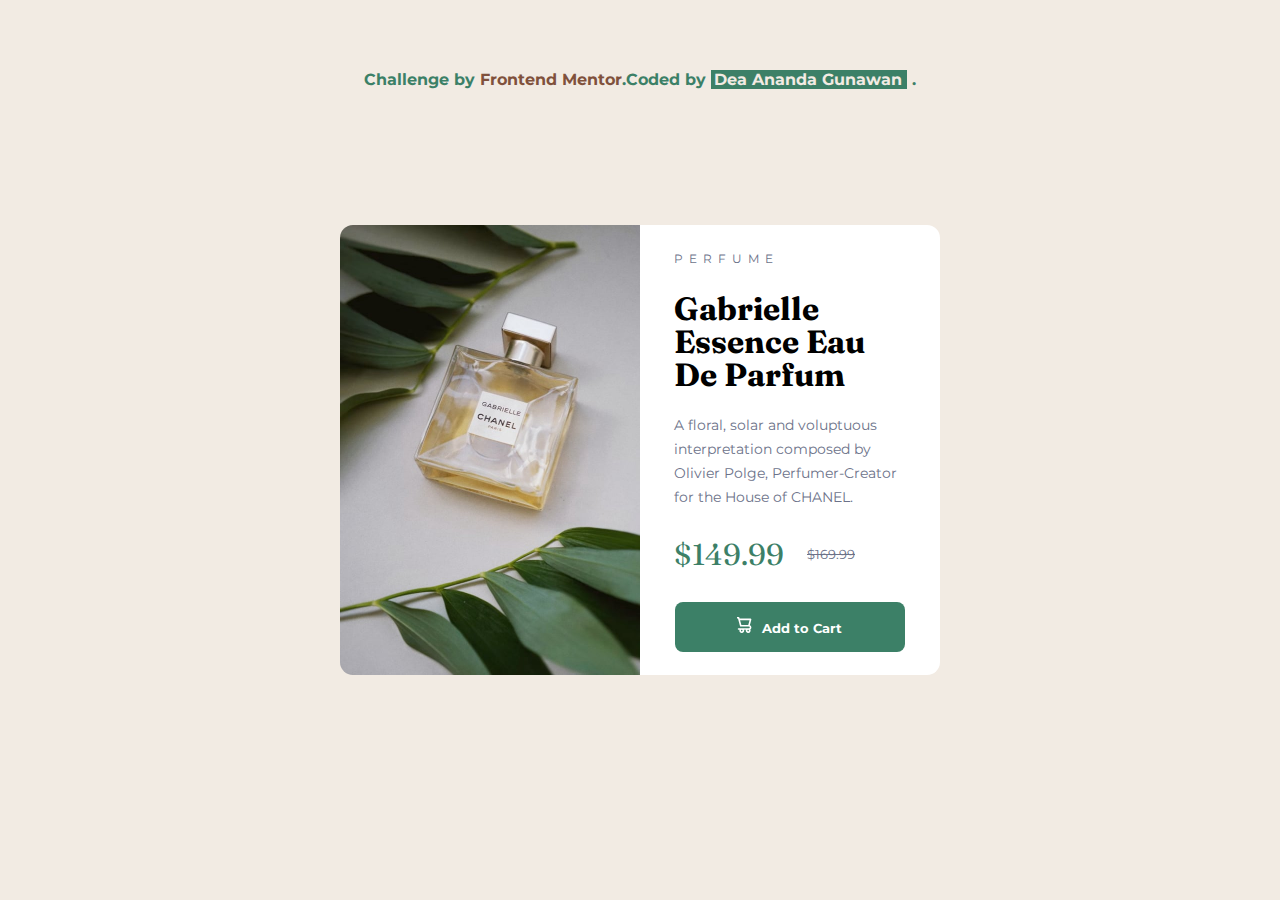
<file: index.html>
<!DOCTYPE html>
<html lang="en">
  <head>
    <meta charset="UTF-8" />
    <meta name="viewport" content="width=device-width, initial-scale=1.0" />
    <link rel="stylesheet" href="styles.css" />
    <!-- displays site properly based on user's device -->
    <title>Frontend Mentor | Product preview card component - Dea Ananda Gunawan</title>
  </head>
  <body>
    <main>
      <div class="attribution">
        <span>
          Challenge by <a href="https://www.frontendmentor.io?ref=challenge" target="_blank">Frontend Mentor</a>.Coded by
          <a href="deaportfolio-recap.super.site" style="background-color: hsl(158, 36%, 37%)" class="dea"> Dea Ananda Gunawan</a> </span
        >.
      </div>
      <div class="container-card">
        <div class="card">
          <div class="flex-img">
            <img src="images/image-product-desktop.jpg" alt="product" />
          </div>
          <div class="flex-text">
            <p class="body-copy perfume" style="font-size:12px">PERFUME</p>
            <h1 class="heading-copy">Gabrielle Essence Eau De Parfum</h1>
            <p class="body-copy">A floral, solar and voluptuous interpretation composed by Olivier Polge, Perfumer-Creator for the House of CHANEL.</p>
            <span class="price">$149.99</span> <small>$169.99</small>
            <p></p>
            <div class="b-cart">
              <button class="cart" type="button">
                <svg width="15" height="16" xmlns="http://www.w3.org/2000/svg">
                  <path
                    d="M14.383 10.388a2.397 2.397 0 0 0-1.518-2.222l1.494-5.593a.8.8 0 0 0-.144-.695.8.8 0 0 0-.631-.28H2.637L2.373.591A.8.8 0 0 0 1.598 0H0v1.598h.983l1.982 7.4a.8.8 0 0 0 .799.59h8.222a.8.8 0 0 1 0 1.599H1.598a.8.8 0 1 0 0 1.598h.943a2.397 2.397 0 1 0 4.507 0h1.885a2.397 2.397 0 1 0 4.331-.376 2.397 2.397 0 0 0 1.12-2.021ZM11.26 7.99H4.395L3.068 3.196h9.477L11.26 7.991Zm-6.465 6.392a.8.8 0 1 1 0-1.598.8.8 0 0 1 0 1.598Zm6.393 0a.8.8 0 1 1 0-1.598.8.8 0 0 1 0 1.598Z"
                    fill="#FFF"
                  />
                </svg>

                <span> Add to Cart </span>
              </button>
            </div>
          </div>
        </div>
      </div>
    </main>
  </body>
</html>
</file>
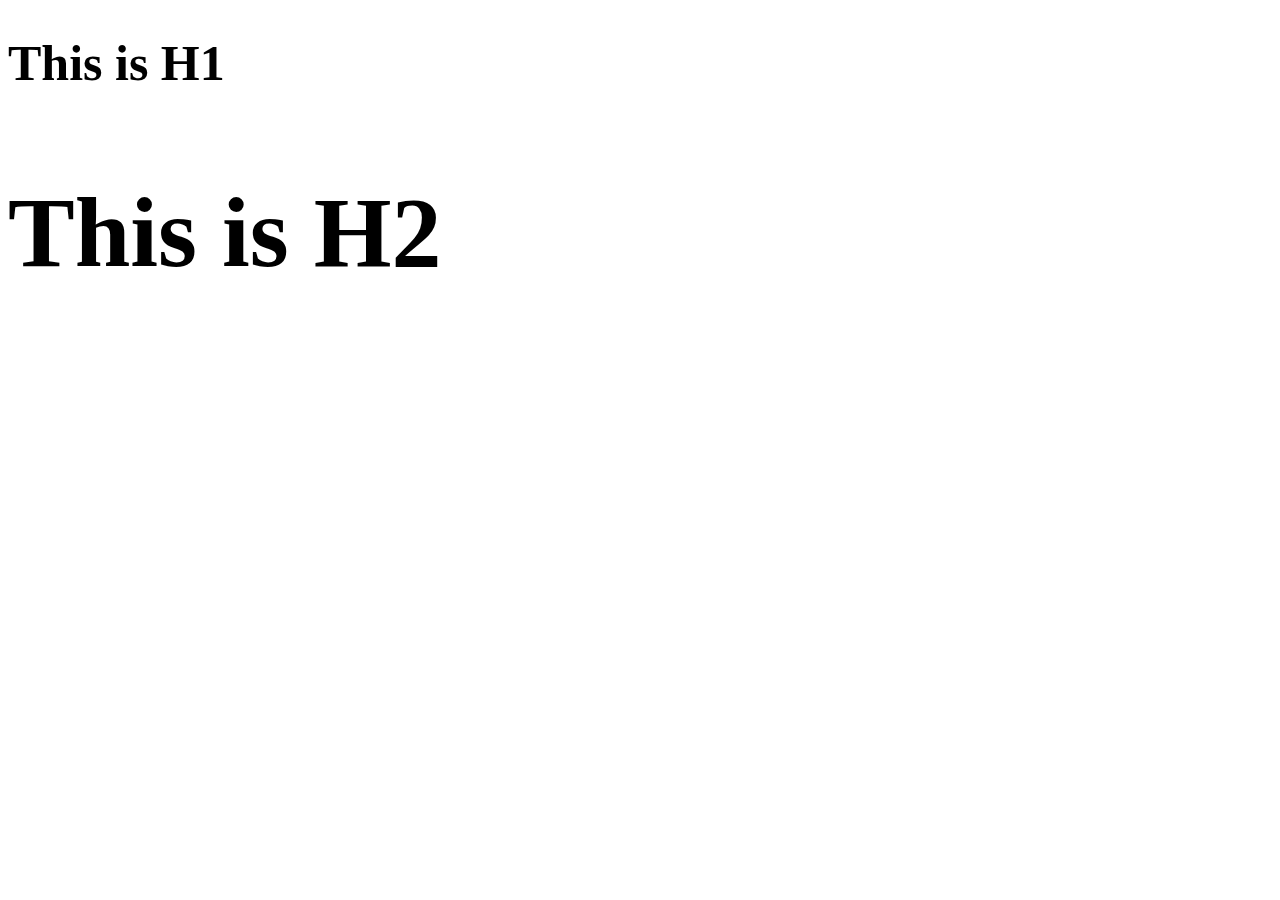
<file: heading.html>
<!DOCTYPE html>
<html lang="en">
<head>
    <meta charset="UTF-8">
    <meta http-equiv="X-UA-Compatible" content="IE=edge">
    <meta name="viewport" content="width=device-width, initial-scale=1.0">
    <title>Document</title>
</head>
<body>
    <h1 style="font-size: 50px;">This is H1</h1>
    <h2 style="font-size: 100px;">This is H2</h2>
</body>
</html>
</file>
<file: styles.css>
@import url("https://fonts.googleapis.com/css2?family=Fraunces:opsz,wght@9..144,700&family=Montserrat:wght@500;700&display=swap");

body {
  background-color: hsl(30, 38%, 92%);
}
.card {
  position: absolute;
  top: 50%;
  left: 50%;
  margin-right: -50%;
  transform: translate(-50%, -50%);
  display: flex;
  width: 600px;
  height: 450px;
}

.card img {
  /* width: 308px; */
  height: 450px;
  border-top-left-radius: 13px;
  border-bottom-left-radius: 13px;
}

.flex-text {
  background-color: white;
  padding: 10px 34px 34px 34px;
  border-top-right-radius: 13px;
  border-bottom-right-radius: 13px;
}

.perfume {
  color: hsl(228, 12%, 48%);
  letter-spacing: 6px;
  font-family: "Montserrat", sans-serif;
}

.flex-text .heading-copy {
  font-family: "Fraunces", serif;
  line-height: 33px;
}

.flex-text .price {
  position: relative;
  font-family: "Fraunces", serif;
  color: hsl(158, 36%, 37%);
  font-size: 30px;
  display: inline-block;
  margin: 15px 0 15px 0;
  line-height: 33px;
}

.flex-text small {
  margin: 23px;
  position: absolute;
  display: inline-block;
  text-decoration: line-through;
  font-family: "Montserrat", sans-serif;
  color: hsl(228, 12%, 48%);
}

.flex-text .body-copy {
  font-family: "Montserrat", sans-serif;
  font-size: 14px;
  line-height: 24px;
  color: hsl(228, 12%, 48%);
}

.cart {
  color: white;
  font-family: "Montserrat", sans-serif;
  font-weight: 700;
  border: none;
  height: 50px;
  border-radius: 8px;
  background-color: hsl(158, 36%, 37%);
  width: 99%;
}

.cart:hover {
  background-color: hsl(158, 36%, 17%);
}

.b-cart {
  display: flex;
  justify-content: center;
}

.b-cart span {
  margin-left: 6px;
}

.attribution {
  color: hsl(158, 36%, 37%);
  font-family: "Montserrat";
  margin-top: 70px;
  text-align: center;
  font-weight: 700;
}

a {
  text-decoration: none;
  color: hsl(18, 36%, 37%);
}

a + .dea {
  padding: 0px 5px 0 3px;
  color: hsl(30, 38%, 92%);
}

@media screen and (max-width: 375px) {
  .container-card {
    padding: 200px;
  }
  .attribution {
    display: none;
  }
  .card {
    left: 205px;
    display: inline-block;
    width: 100%;
  }

  .card img {
    width: 100%;
    object-fit: cover;
    height: 250px;
    border-top-left-radius: 13px;
    border-top-right-radius: 13px;
    border-bottom-left-radius: 0;
  }

  .flex-text {
    background-color: white;
    padding: 5px 20px 34px 20px;
    border-top-right-radius: 13px;
    border-bottom-right-radius: 13px;
  }

  .perfume {
    font-size: 1px;
    color: hsl(228, 12%, 48%);
    letter-spacing: 6px;
    font-family: "Montserrat", sans-serif;
  }

  .flex-text .heading-copy {
    font-family: "Fraunces", serif;
    line-height: 33px;
    margin-top: -7px;
  }

  .flex-text .body-copy {
    font-family: "Montserrat", sans-serif;
    font-size: 13px;
    line-height: 24px;
    color: hsl(228, 12%, 48%);
  }
}
</file>
